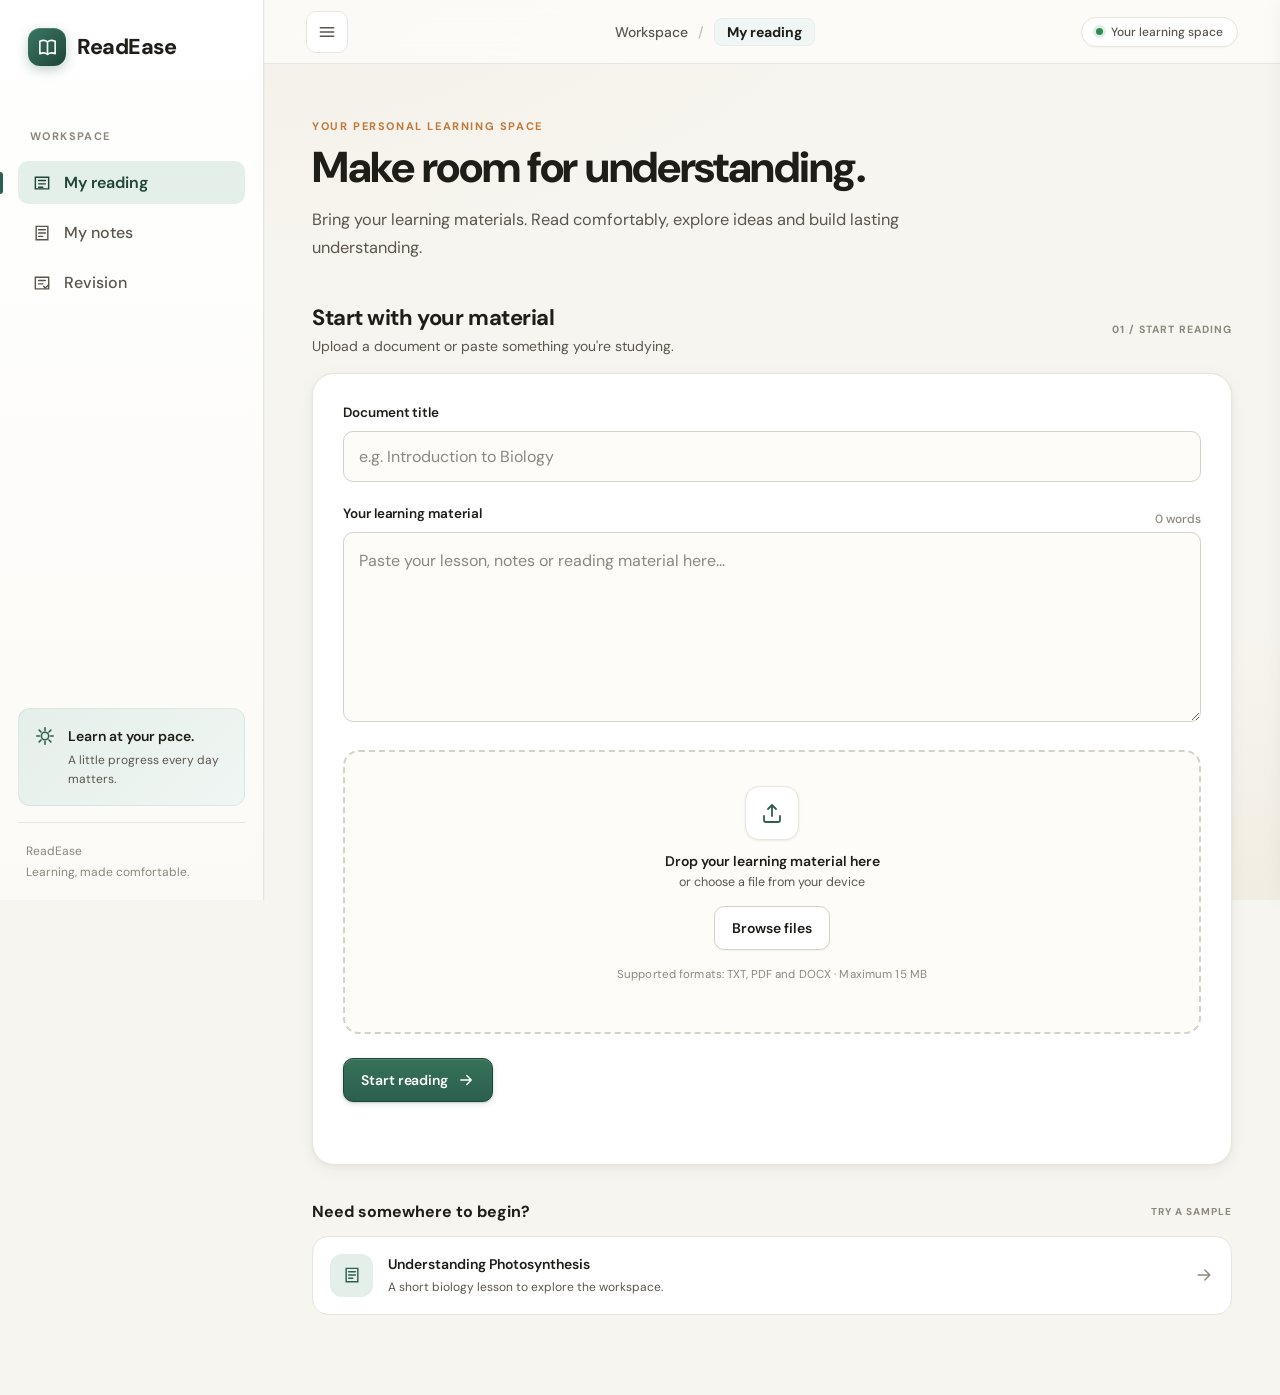
<file: index.html>
<!DOCTYPE html>
<html lang="en">

<head>
  <meta charset="UTF-8" />
  <meta name="viewport" content="width=device-width, initial-scale=1.0" />

  <meta
    name="description"
    content="ReadEase helps students read comfortably, understand learning materials and remember what they learn."
  />

  <meta name="theme-color" content="#f8f9fc" />

  <title>ReadEase — Read. Understand. Remember.</title>

  <link rel="icon" href="./favicon.svg" type="image/svg+xml" />

  <link rel="preconnect" href="https://fonts.googleapis.com" />
  <link rel="preconnect" href="https://fonts.gstatic.com" crossorigin />

  <link
    href="https://fonts.googleapis.com/css2?family=DM+Sans:wght@400;500;600;700;800&family=Source+Serif+4:wght@400;500;600;700&family=Atkinson+Hyperlegible:wght@400;700&family=Open+Sans:wght@400;500;600;700&display=swap"
    rel="stylesheet"
  />

  <link rel="stylesheet" href="./src/styles/tokens.css" />
  <link rel="stylesheet" href="./src/styles/base.css" />
  <link rel="stylesheet" href="./src/styles/layout.css" />
  <link rel="stylesheet" href="./src/styles/components.css" />
  <link rel="stylesheet" href="./src/styles/responsive.css" />
  <link rel="stylesheet" href="./src/styles/accessibility.css" />
  <link rel="stylesheet" href="./src/styles/polish.css" />

  <script type="module" src="./src/main.js"></script>
</head>

<body>

  <div class="app-shell">

    <!-- SIDEBAR -->

    <aside class="sidebar" id="sidebar">

      <a href="#" class="brand" aria-label="ReadEase home">

        <span class="brand-icon" aria-hidden="true">
          <svg viewBox="0 0 24 24" fill="none">
            <path
              d="M4 5.5C7.1 4.2 10.1 4.5 12 6.1C13.9 4.5 16.9 4.2 20 5.5V18.5C16.9 17.2 13.9 17.5 12 19.1C10.1 17.5 7.1 17.2 4 18.5V5.5Z"
              stroke="currentColor"
              stroke-width="1.7"
              stroke-linejoin="round"
            />
            <path d="M12 6.5V18.5" stroke="currentColor" stroke-width="1.7"/>
          </svg>
        </span>

        <span>ReadEase</span>

      </a>


      <div class="sidebar-section">

        <p class="sidebar-label">WORKSPACE</p>

        <nav class="sidebar-nav" aria-label="Main navigation">

          <button
            class="nav-item active"
            id="sidebarReadingButton"
            type="button"
            data-page="reading"
          >
            <svg viewBox="0 0 24 24" fill="none" aria-hidden="true">
              <path d="M4 5H20V19H4V5Z" stroke="currentColor" stroke-width="1.7"/>
              <path d="M8 9H16M8 13H16M8 17H13" stroke="currentColor" stroke-width="1.7" stroke-linecap="round"/>
            </svg>

            <span>My reading</span>
          </button>


          <button
            class="nav-item"
            id="sidebarAnnotationsButton"
            type="button"
            data-page="notes"
          >
            <svg viewBox="0 0 24 24" fill="none" aria-hidden="true">
              <path d="M5 4H19V20H5V4Z" stroke="currentColor" stroke-width="1.7"/>
              <path d="M8 8H16M8 12H16M8 16H13" stroke="currentColor" stroke-width="1.7" stroke-linecap="round"/>
            </svg>

            <span>My notes</span>
          </button>


          <button
            class="nav-item"
            id="revisionNavButton"
            type="button"
            data-page="revision"
          >
            <svg viewBox="0 0 24 24" fill="none" aria-hidden="true">
              <path d="M4 5H20V19H4V5Z" stroke="currentColor" stroke-width="1.7"/>
              <path d="M8 9H16M8 13H13" stroke="currentColor" stroke-width="1.7" stroke-linecap="round"/>
              <path d="M14 16L16 18L20 14" stroke="currentColor" stroke-width="1.7" stroke-linecap="round" stroke-linejoin="round"/>
            </svg>

            <span>Revision</span>

            <span class="nav-count" id="revisionNavCount">0</span>
          </button>

        </nav>

      </div>


      <div class="sidebar-bottom">

        <div class="sidebar-message">

          <span class="message-icon" aria-hidden="true">
            <svg viewBox="0 0 24 24" fill="none">
              <path
                d="M12 3V6M12 18V21M3 12H6M18 12H21M5.6 5.6L7.7 7.7M16.3 16.3L18.4 18.4M18.4 5.6L16.3 7.7M7.7 16.3L5.6 18.4"
                stroke="currentColor"
                stroke-width="1.7"
                stroke-linecap="round"
              />
              <circle cx="12" cy="12" r="4" stroke="currentColor" stroke-width="1.7"/>
            </svg>
          </span>

          <div>
            <strong>Learn at your pace.</strong>
            <p>A little progress every day matters.</p>
          </div>

        </div>


        <div class="sidebar-footer">
          <span>ReadEase</span>
          <span>Learning, made comfortable.</span>
        </div>

      </div>

    </aside>


    <!-- MAIN AREA -->

    <main class="main-area">

      <!-- TOPBAR -->

      <header class="topbar">

        <button
          class="mobile-menu-button icon-button"
          id="mobileMenuButton"
          type="button"
          aria-label="Toggle navigation"
          aria-expanded="false"
          aria-controls="sidebar"
        >
          <svg viewBox="0 0 24 24" fill="none" aria-hidden="true">
            <path d="M4 7H20M4 12H20M4 17H20" stroke="currentColor" stroke-width="1.8" stroke-linecap="round"/>
          </svg>
        </button>


        <div class="breadcrumb">
          <span>Workspace</span>
          <span class="breadcrumb-divider">/</span>
          <strong id="breadcrumbCurrent">My reading</strong>
        </div>


        <div class="topbar-right">
          <span class="offline-indicator">
            <span class="status-dot"></span>
            Your learning space
          </span>
        </div>

      </header>


      <div class="page-content">

        <!-- READING PAGE -->

        <section id="readingPage">

          <div class="page-heading" id="pageHeading">

            <div>
              <p class="eyebrow">YOUR PERSONAL LEARNING SPACE</p>

              <h1>Make room for understanding.</h1>

              <p class="page-description">
                Bring your learning materials. Read comfortably,
                explore ideas and build lasting understanding.
              </p>
            </div>

          </div>


          <!-- IMPORT -->

          <section class="import-section" id="importSection">

            <div class="section-heading">
              <div>
                <h2>Start with your material</h2>
                <p>Upload a document or paste something you're studying.</p>
              </div>

              <span class="step-indicator">01 / START READING</span>
            </div>


            <div class="import-card">

              <div class="input-group">

                <label for="documentTitle">Document title</label>

                <input
                  type="text"
                  id="documentTitle"
                  placeholder="e.g. Introduction to Biology"
                  maxlength="120"
                />

              </div>


              <div class="input-group">

                <div class="textarea-heading">
                  <label for="documentContent">Your learning material</label>
                  <span id="wordCount">0 words</span>
                </div>

                <textarea
                  id="documentContent"
                  placeholder="Paste your lesson, notes or reading material here..."
                  spellcheck="true"
                ></textarea>

              </div>


              <!-- FILE UPLOAD -->

              <div
                class="upload-dropzone"
                id="uploadDropzone"
              >

                <div class="upload-dropzone__icon" aria-hidden="true">
                  <svg viewBox="0 0 24 24" fill="none">
                    <path
                      d="M12 15V4M8 8L12 4L16 8"
                      stroke="currentColor"
                      stroke-width="1.8"
                      stroke-linecap="round"
                      stroke-linejoin="round"
                    />
                    <path
                      d="M4 15V19C4 20.1 4.9 21 6 21H18C19.1 21 20 20.1 20 19V15"
                      stroke="currentColor"
                      stroke-width="1.8"
                      stroke-linecap="round"
                    />
                  </svg>
                </div>

                <div class="upload-dropzone__copy">
                  <strong>Drop your learning material here</strong>
                  <span>or choose a file from your device</span>
                </div>

                <label
                  for="fileInput"
                  class="button button-secondary upload-button"
                >
                  Browse files
                </label>

<input
  type="file"
  id="fileInput"
  accept=".txt,.pdf,.docx,text/plain,application/pdf,application/vnd.openxmlformats-officedocument.wordprocessingml.document"
  hidden
/>

               <p class="upload-supported">
  Supported formats: TXT, PDF and DOCX · Maximum 15 MB
</p>

                <p
                  class="upload-file-status"
                  id="uploadFileStatus"
                  aria-live="polite"
                ></p>

              </div>


              <div class="import-actions">

                <button
                  class="button button-primary"
                  id="startReadingButton"
                  type="button"
                >
                  Start reading

                  <svg viewBox="0 0 24 24" fill="none" aria-hidden="true">
                    <path
                      d="M5 12H19M13 6L19 12L13 18"
                      stroke="currentColor"
                      stroke-width="1.8"
                      stroke-linecap="round"
                      stroke-linejoin="round"
                    />
                  </svg>
                </button>

              </div>


              <p class="form-message" id="formMessage" role="alert"></p>

            </div>


            <!-- SAMPLE -->

            <div class="sample-section">

              <div class="sample-heading">
                <h3>Need somewhere to begin?</h3>
                <span>TRY A SAMPLE</span>
              </div>

              <button
                class="sample-card"
                id="sampleButton"
                type="button"
              >

                <span class="sample-icon" aria-hidden="true">
                  <svg viewBox="0 0 24 24" fill="none">
                    <path d="M5 4H19V20H5V4Z" stroke="currentColor" stroke-width="1.7"/>
                    <path d="M8 8H16M8 12H16M8 16H13" stroke="currentColor" stroke-width="1.7" stroke-linecap="round"/>
                  </svg>
                </span>

                <span class="sample-copy">
                  <strong>Understanding Photosynthesis</strong>
                  <span>A short biology lesson to explore the workspace.</span>
                </span>

                <svg class="sample-arrow" viewBox="0 0 24 24" fill="none" aria-hidden="true">
                  <path d="M5 12H19M13 6L19 12L13 18" stroke="currentColor" stroke-width="1.7" stroke-linecap="round" stroke-linejoin="round"/>
                </svg>

              </button>

            </div>

          </section>


          <!-- READER -->

          <section class="reader-section hidden" id="readerSection">

            <div class="reader-toolbar">

              <button
                class="button button-secondary"
                id="editDocumentButton"
                type="button"
              >
                <svg viewBox="0 0 24 24" fill="none" aria-hidden="true">
                  <path d="M15 18L9 12L15 6" stroke="currentColor" stroke-width="1.8" stroke-linecap="round" stroke-linejoin="round"/>
                </svg>
                Edit material
              </button>


              <div class="reader-tools">

                <button class="icon-button" id="decreaseFontButton" type="button" aria-label="Decrease text size">
                  <span class="font-control-small">A−</span>
                </button>

                <button class="icon-button" id="increaseFontButton" type="button" aria-label="Increase text size">
                  <span class="font-control-large">A+</span>
                </button>

                <button class="button button-secondary" id="annotationsButton" type="button">
                  My annotations
                </button>

                <button class="button button-secondary" id="accessibilityButton" type="button" aria-expanded="false" aria-controls="accessibilityPanel">
                  Reading settings
                </button>

                <button class="button button-secondary focus-button" id="focusModeButton" type="button" aria-pressed="false">
                  <span>Focus mode</span>
                </button>

                <button class="button button-primary" id="generateFlashcardsButton" type="button">
                  Generate flashcards
                </button>

              </div>

            </div>


            <p
              class="flashcard-generation-status"
              id="flashcardGenerationStatus"
              aria-live="polite"
            ></p>


            <!-- ACCESSIBILITY -->

            <section class="accessibility-panel hidden" id="accessibilityPanel" aria-label="Reading preferences">

              <div class="accessibility-panel-header">

                <div>
                  <h2>Make reading comfortable</h2>
                  <p>Adjust the experience to suit your preferences.</p>
                </div>

                <button class="icon-button" id="closeAccessibilityButton" type="button" aria-label="Close reading settings">
                  ✕
                </button>

              </div>


              <div class="settings-grid">

                <div class="setting-control">
                  <label for="fontFamilySelect">Reading font</label>

                  <select id="fontFamilySelect">
                    <option value="serif">Source Serif</option>
                    <option value="atkinson">Atkinson Hyperlegible</option>
                    <option value="sans">Open Sans</option>
                    <option value="system">System default</option>
                  </select>
                </div>


                <div class="setting-control">
                  <label for="lineSpacingRange">
                    Line spacing
                    <output id="lineSpacingValue">1.9</output>
                  </label>

                  <input type="range" id="lineSpacingRange" min="1.4" max="2.4" step="0.1" value="1.9"/>
                </div>


                <div class="setting-control">
                  <label for="letterSpacingRange">
                    Letter spacing
                    <output id="letterSpacingValue">0px</output>
                  </label>

                  <input type="range" id="letterSpacingRange" min="0" max="2" step="0.1" value="0"/>
                </div>


                <div class="setting-control">
                  <label for="readingThemeSelect">Reading background</label>

                  <select id="readingThemeSelect">
                    <option value="light">Light</option>
                    <option value="warm">Warm</option>
                    <option value="dark">Dark</option>
                  </select>
                </div>

              </div>


              <div class="settings-footer">

                <label class="toggle-setting" for="readingRulerToggle">
                  <span>
                    <strong>Reading ruler</strong>
                    <small>Highlight the line you're following.</small>
                  </span>

                  <input type="checkbox" id="readingRulerToggle"/>
                  <span class="toggle-track" aria-hidden="true"></span>
                </label>

                <button class="text-button" id="resetReadingSettings" type="button">
                  Reset preferences
                </button>

              </div>

            </section>


            <!-- SPEECH -->

<!-- SPEECH -->

<section class="speech-player" aria-label="Read aloud">

  <div class="speech-info">
    <div>
      <strong>Listen to your reading</strong>
      <span id="speechStatus" aria-live="polite">
        Ready when you are
      </span>
    </div>
  </div>

  <div class="speech-controls">
    <button
      class="button button-primary speech-toggle-button"
      id="speechPlayButton"
      type="button"
      aria-label="Play aloud"
      title="Play aloud"
      aria-pressed="false"
    >
      <svg
        class="speech-play-icon"
        viewBox="0 0 24 24"
        fill="none"
        aria-hidden="true"
      >
        <path
          d="M7 4.5L19 12L7 19.5V4.5Z"
          fill="currentColor"
        />
      </svg>

      <svg
        class="speech-pause-icon"
        viewBox="0 0 24 24"
        fill="none"
        aria-hidden="true"
      >
        <path
          d="M8 5V19M16 5V19"
          stroke="currentColor"
          stroke-width="2.5"
          stroke-linecap="round"
        />
      </svg>
    </button>
  </div>

</section>
            <!-- READING CARD -->

            <article class="reading-card" id="readingCard">

              <div class="reading-meta">
                <span class="reading-category">YOUR READING</span>
                <span id="readingWordCount">0 words</span>
              </div>

              <h1 class="reading-title" id="readingTitle"></h1>

              <div class="reading-divider"></div>

              <div class="reading-content" id="readingContent" aria-label="Reading material"></div>

            </article>


            <div class="reader-bottom-note">
              Take your time. Understanding matters more than speed.
            </div>

          </section>

        </section>


        <!-- REVISION PAGE -->

        <section id="revisionPage" class="workspace-page hidden">

          <div class="page-heading">
            <div>
              <p class="eyebrow">YOUR LEARNING PROGRESS</p>
              <h1>Remember what matters.</h1>
              <p class="page-description">
                Revisit important concepts and strengthen your understanding over time.
              </p>
            </div>
          </div>


          <div
            id="revisionDashboardContainer"
            class="revision-dashboard-container"
          ></div>

        </section>


        <!-- NOTES PAGE -->

        <section id="notesPage" class="workspace-page hidden">

          <div class="page-heading">
            <div>
              <p class="eyebrow">YOUR PERSONAL NOTES</p>
              <h1>Ideas worth keeping.</h1>
              <p class="page-description">
                Your saved reading annotations and highlights live here.
              </p>
            </div>
          </div>

          <div id="notesPageContent"></div>

        </section>

      </div>

    </main>

  </div>


  <div class="mobile-overlay" id="mobileOverlay"></div>

  <div class="reading-ruler" id="readingRuler" aria-hidden="true"></div>

</body>
</html>
</file>
<file: src/styles/tokens.css>
:root {
  /* ============ BRAND — forest green + terracotta ============ */
  --color-primary: #2C5F4F;
  --color-primary-dark: #1E4538;
  --color-primary-darker: #163329;
  --color-primary-soft: #E5EFEA;
  --color-primary-soft-2: #F0F6F3;
  --color-primary-ring: rgba(44, 95, 79, 0.25);
  
  /* Warm accent — used for highlights, small flourishes */
  --color-accent: #C17A3C;
  --color-accent-soft: #FBF1E5;
  --color-accent-dark: #A1612D;
  
  /* ============ BACKGROUNDS — warm paper ============ */
  --color-background: #F7F5EF;
  --color-surface: #FFFFFF;
  --color-surface-soft: #F4F2EC;
  --color-surface-warm: #FDFCF9;
  
  /* ============ TEXT — warm charcoal ============ */
  --color-text: #1F1D18;
  --color-text-secondary: #5A564E;
  --color-text-muted: #8C887E;
  
  /* ============ BORDERS ============ */
  --color-border: #E8E5DC;
  --color-border-strong: #D6D2C5;
  
  /* ============ STATUS ============ */
  --color-success: #2E8B57;
  --color-success-soft: #E6F4EC;
  --color-danger: #C5483D;
  --color-danger-soft: #FBEDEC;
  
  /* ============ TYPOGRAPHY ============ */
  --font-ui: "DM Sans", system-ui, -apple-system, sans-serif;
  --font-reading: "Source Serif 4", Georgia, serif;
  
  --font-size-xs: 0.75rem;
  --font-size-sm: 0.875rem;
  --font-size-base: 1rem;
  --font-size-lg: 1.125rem;
  --font-size-xl: 1.375rem;
  --font-size-2xl: 1.75rem;
  --font-size-3xl: clamp(2rem, 4.2vw, 2.7rem);
  
  /* ============ SPACING ============ */
  --space-1: 0.25rem;
  --space-2: 0.5rem;
  --space-3: 0.75rem;
  --space-4: 1rem;
  --space-5: 1.25rem;
  --space-6: 1.5rem;
  --space-8: 2rem;
  --space-10: 2.5rem;
  --space-12: 3rem;
  
  /* ============ RADIUS ============ */
  --radius-sm: 8px;
  --radius-md: 12px;
  --radius-lg: 16px;
  --radius-xl: 22px;
  --radius-full: 999px;
  
  /* ============ SHADOWS — warm-tinted depth ============ */
  --shadow-xs: 0 1px 2px rgba(40, 35, 25, 0.04);
  --shadow-sm:
    0 1px 3px rgba(40, 35, 25, 0.05),
    0 1px 2px rgba(40, 35, 25, 0.03);
  --shadow-md:
    0 4px 16px rgba(40, 35, 25, 0.06),
    0 2px 4px rgba(40, 35, 25, 0.03);
  --shadow-lg:
    0 14px 36px rgba(40, 35, 25, 0.08),
    0 4px 10px rgba(40, 35, 25, 0.04);
  --shadow-focus: 0 0 0 3px var(--color-primary-ring);
  
  /* ============ LAYOUT ============ */
  --sidebar-width: 264px;
  --topbar-height: 64px;
  
  /* ============ MOTION ============ */
  --transition-fast: 150ms cubic-bezier(0.4, 0, 0.2, 1);
  --transition-normal: 240ms cubic-bezier(0.4, 0, 0.2, 1);
}
</file>
<file: src/styles/base.css>
* {
  box-sizing: border-box;
}

html {
  min-width: 320px;
  scroll-behavior: smooth;
}

body {
  margin: 0;
  min-height: 100vh;

  background: var(--color-background);

  color: var(--color-text);

  font-family: var(--font-ui);

  font-size: var(--font-size-base);

  -webkit-font-smoothing: antialiased;
}

button,
input,
textarea {
  font: inherit;
}

button {
  cursor: pointer;
}

button:disabled {
  cursor: not-allowed;
}

button:focus-visible,
input:focus-visible,
textarea:focus-visible,
a:focus-visible {
  outline: 3px solid rgba(98, 87, 217, 0.35);
  outline-offset: 3px;
}

a {
  color: inherit;
  text-decoration: none;
}

svg {
  display: block;
  width: 20px;
  height: 20px;
}

.hidden {
  display: none !important;
}

::selection {
  color: var(--color-primary-dark);
  background: #e5e2ff;
}

@media (prefers-reduced-motion: reduce) {
  *,
  *::before,
  *::after {
    scroll-behavior: auto !important;
    animation-duration: 0.01ms !important;
    animation-iteration-count: 1 !important;
    transition-duration: 0.01ms !important;
  }
}
</file>
<file: src/styles/layout.css>
.app-shell {
  min-height: 100vh;
}

.sidebar {
  position: fixed;
  inset: 0 auto 0 0;

  z-index: 30;

  display: flex;
  flex-direction: column;

  width: var(--sidebar-width);
  padding: 28px 18px 20px;

  background: var(--color-surface);

  border-right: 1px solid var(--color-border);
}

.brand {
  display: flex;
  align-items: center;
  gap: 11px;

  padding: 0 10px;

  font-size: 1.35rem;
  font-weight: 700;
  letter-spacing: -0.7px;
}

.brand-icon {
  display: grid;
  place-items: center;

  width: 38px;
  height: 38px;

  color: white;
  background: var(--color-primary);

  border-radius: 12px;
}

.brand-icon svg {
  width: 23px;
  height: 23px;
}

.sidebar-section {
  margin-top: 52px;
}

.sidebar-label {
  padding: 0 12px;

  color: var(--color-text-muted);

  font-size: var(--font-size-xs);
  font-weight: 700;
  letter-spacing: 1.2px;
}

.sidebar-nav {
  display: grid;
  gap: 7px;

  margin-top: 18px;
}

.main-area {
  min-height: 100vh;
  margin-left: var(--sidebar-width);
}

.topbar {
  position: sticky;
  top: 0;

  z-index: 20;

  display: flex;
  align-items: center;
  justify-content: space-between;

  height: var(--topbar-height);
  padding: 0 42px;

  background: rgba(255, 255, 255, 0.94);

  border-bottom: 1px solid var(--color-border);

  backdrop-filter: blur(12px);
}

.breadcrumb {
  display: flex;
  align-items: center;
  gap: 12px;

  color: var(--color-text-secondary);

  font-size: var(--font-size-sm);
}

.breadcrumb-divider {
  color: var(--color-border-strong);
}

.breadcrumb strong {
  color: var(--color-text);
  font-weight: 600;
}

.topbar-right {
  display: flex;
  align-items: center;
}

.page-content {
  width: min(100%, 1120px);

  margin: 0 auto;
  padding: 55px 48px 80px;
}

.page-heading {
  margin-bottom: 42px;
}

.page-heading h1 {
  margin: 9px 0 12px;

  font-size: var(--font-size-3xl);
  line-height: 1.2;
  letter-spacing: -1.2px;
}

.page-description {
  max-width: 600px;

  margin: 0;

  color: var(--color-text-secondary);

  line-height: 1.7;
}

.import-section,
.reader-section {
  width: 100%;
}

.section-heading {
  display: flex;
  align-items: center;
  justify-content: space-between;

  margin-bottom: 18px;
}

.section-heading h2 {
  margin: 0 0 5px;

  font-size: var(--font-size-xl);
  letter-spacing: -0.5px;
}

.section-heading p {
  margin: 0;

  color: var(--color-text-secondary);

  font-size: var(--font-size-sm);
}

.import-card {
  padding: 28px;

  background: var(--color-surface);

  border: 1px solid var(--color-border);
  border-radius: var(--radius-xl);

  box-shadow: var(--shadow-sm);
}

.sample-section {
  margin-top: 36px;
}

.sample-heading {
  display: flex;
  align-items: center;
  justify-content: space-between;

  margin-bottom: 14px;
}

.sample-heading h3 {
  margin: 0;

  font-size: var(--font-size-base);
}

.reader-toolbar {
  display: flex;
  align-items: center;
  justify-content: space-between;

  margin-bottom: 24px;
}

.reader-tools {
  display: flex;
  align-items: center;
  gap: 8px;
}

.reading-card {
  padding: 54px 65px;

  background: var(--color-surface);

  border: 1px solid var(--color-border);
  border-radius: var(--radius-xl);

  box-shadow: var(--shadow-sm);
}

.reading-title {
  margin: 24px 0;

  font-size: clamp(1.7rem, 4vw, 2.3rem);
  line-height: 1.3;
  letter-spacing: -0.8px;
}

.reading-divider {
  height: 1px;
  background: var(--color-border);
}

.reading-content {
  max-width: 720px;

  margin: 34px auto 0;

  font-family: var(--font-reading);
  font-size: var(--reading-font-size, 19px);
  line-height: var(--reading-line-height, 1.9);

  color: #414458;
}

.reading-content p {
  margin: 0 0 25px;
}

.reader-bottom-note {
  display: flex;
  align-items: center;
  justify-content: center;
  gap: 10px;

  margin-top: 22px;

  color: var(--color-text-secondary);

  font-size: var(--font-size-sm);
}

.sidebar-bottom {
  margin-top: auto;
}

.sidebar-message {
  display: flex;
  align-items: flex-start;
  gap: 12px;

  padding: 16px 13px;

  background: var(--color-surface-soft);

  border-radius: var(--radius-md);
}

.sidebar-message strong {
  font-size: var(--font-size-sm);
}

.sidebar-message p {
  margin: 5px 0 0;

  color: var(--color-text-secondary);

  font-size: var(--font-size-xs);
  line-height: 1.6;
}

.sidebar-footer {
  display: flex;
  flex-direction: column;
  gap: 5px;

  padding: 24px 8px 0;

  color: var(--color-text-muted);

  font-size: var(--font-size-xs);
}

.mobile-overlay,
.mobile-menu-button {
  display: none;
}
</file>
<file: src/styles/components.css>
.eyebrow {
  margin: 0;
  color: var(--color-primary);
  font-size: var(--font-size-xs);
  font-weight: 700;
  letter-spacing: 1.4px;
}

.step-indicator {
  color: var(--color-text-muted);
  font-size: var(--font-size-xs);
  font-weight: 700;
  letter-spacing: 0.8px;
}

.nav-item {
  display: flex;
  align-items: center;
  gap: 12px;
  width: 100%;
  padding: 12px;
  color: var(--color-text-secondary);
  background: transparent;
  border: 0;
  border-radius: var(--radius-md);
  text-align: left;
  transition:
    background var(--transition-fast),
    color var(--transition-fast);
}

.nav-item svg {
  flex-shrink: 0;
}

.nav-item:hover:not(:disabled) {
  color: var(--color-primary);
  background: var(--color-primary-soft);
}

.nav-item.active {
  color: var(--color-primary-dark);
  background: var(--color-primary-soft);
  font-weight: 600;
}

.nav-item:disabled {
  opacity: 0.65;
}

.coming-soon {
  margin-left: auto;
  color: var(--color-text-muted);
  font-size: 10px;
}

.message-icon {
  color: var(--color-primary);
}

.message-icon svg {
  width: 22px;
  height: 22px;
}

.offline-indicator {
  display: flex;
  align-items: center;
  gap: 8px;
  color: var(--color-text-secondary);
  font-size: var(--font-size-xs);
}

.status-dot {
  width: 8px;
  height: 8px;
  background: var(--color-success);
  border-radius: 50%;
}

.input-group {
  margin-bottom: 23px;
}

.input-group label {
  display: block;
  margin-bottom: 10px;
  font-size: var(--font-size-sm);
  font-weight: 600;
}

.input-group input,
.input-group textarea {
  width: 100%;
  padding: 14px 15px;
  color: var(--color-text);
  background: var(--color-surface);
  border: 1px solid var(--color-border-strong);
  border-radius: var(--radius-md);
  transition: border-color var(--transition-fast);
}

.input-group input::placeholder,
.input-group textarea::placeholder {
  color: var(--color-text-muted);
}

.input-group input:focus,
.input-group textarea:focus {
  outline: none;
  border-color: var(--color-primary);
}

.input-group textarea {
  min-height: 190px;
  resize: vertical;
  line-height: 1.7;
}

.textarea-heading {
  display: flex;
  align-items: center;
  justify-content: space-between;
}

.textarea-heading label {
  margin-bottom: 10px;
}

#wordCount {
  color: var(--color-text-muted);
  font-size: var(--font-size-xs);
}

.import-actions {
  display: flex;
  align-items: center;
  justify-content: space-between;
  gap: 14px;
}

.button {
  display: inline-flex;
  align-items: center;
  justify-content: center;
  gap: 9px;
  min-height: 44px;
  padding: 10px 17px;
  border: 1px solid transparent;
  border-radius: var(--radius-md);
  font-size: var(--font-size-sm);
  font-weight: 600;
  transition:
    background var(--transition-fast),
    border-color var(--transition-fast),
    transform var(--transition-fast);
}

.button svg {
  width: 18px;
  height: 18px;
}

.button:active {
  transform: translateY(1px);
}

.button-primary {
  color: white;
  background: var(--color-primary);
}

.button-primary:hover {
  background: var(--color-primary-dark);
}

.button-secondary {
  color: var(--color-text);
  background: white;
  border-color: var(--color-border-strong);
}

.button-secondary:hover {
  background: var(--color-surface-soft);
}

.upload-button {
  cursor: pointer;
}

.form-message {
  min-height: 20px;
  margin: 12px 0 0;
  color: var(--color-danger);
  font-size: var(--font-size-sm);
}

.sample-heading span {
  color: var(--color-text-muted);
  font-size: 10px;
  font-weight: 700;
  letter-spacing: 1px;
}

.sample-card {
  display: flex;
  align-items: center;
  gap: 15px;
  width: 100%;
  padding: 17px;
  text-align: left;
  background: var(--color-surface);
  border: 1px solid var(--color-border);
  border-radius: var(--radius-lg);
  transition:
    border-color var(--transition-fast),
    box-shadow var(--transition-fast);
}

.sample-card:hover {
  border-color: var(--color-primary);
  box-shadow: var(--shadow-sm);
}

.sample-icon {
  display: grid;
  place-items: center;
  flex-shrink: 0;
  width: 43px;
  height: 43px;
  color: var(--color-primary);
  background: var(--color-primary-soft);
  border-radius: var(--radius-md);
}

.sample-copy {
  display: flex;
  flex-direction: column;
  gap: 5px;
  min-width: 0;
}

.sample-copy strong {
  font-size: var(--font-size-sm);
}

.sample-copy span {
  color: var(--color-text-secondary);
  font-size: var(--font-size-xs);
  line-height: 1.5;
}

.sample-arrow {
  flex-shrink: 0;
  margin-left: auto;
  color: var(--color-text-muted);
}

.icon-button {
  display: grid;
  place-items: center;
  width: 42px;
  height: 42px;
  color: var(--color-text-secondary);
  background: var(--color-surface);
  border: 1px solid var(--color-border);
  border-radius: var(--radius-md);
  transition:
    background var(--transition-fast),
    color var(--transition-fast);
}

.icon-button:hover {
  color: var(--color-primary);
  background: var(--color-primary-soft);
}

.font-control-small {
  font-size: 13px;
}

.font-control-large {
  font-size: 15px;
  font-weight: 700;
}

.reading-meta {
  display: flex;
  align-items: center;
  justify-content: space-between;
  color: var(--color-text-muted);
  font-size: var(--font-size-xs);
}

.reading-category {
  color: var(--color-primary);
  font-weight: 700;
  letter-spacing: 1px;
}

.reader-bottom-note svg {
  color: var(--color-primary);
}

.focus-mode .sidebar,
.focus-mode .topbar,
.focus-mode .page-heading,
.focus-mode .reader-toolbar,
.focus-mode .reader-bottom-note {
  display: none;
}

.focus-mode .main-area {
  margin-left: 0;
}

.focus-mode .page-content {
  width: min(100%, 950px);
  padding-top: 50px;
}

.focus-mode .reading-card {
  padding-top: 65px;
  padding-bottom: 65px;
}

/* =========================================
   READ EASE — REVISION DASHBOARD
========================================= */

.revision-dashboard {
  width: 100%;
  min-width: 0;
}

.revision-dashboard__inner {
  width: min(100%, 1050px);
  margin-inline: auto;
  padding: 32px;
}

.revision-header {
  display: flex;
  justify-content: space-between;
  align-items: flex-start;
  gap: 20px;
  margin-bottom: 30px;
}

.revision-eyebrow {
  margin: 0 0 8px;
  font-size: 0.75rem;
  font-weight: 700;
  letter-spacing: 0.12em;
  color: var(--color-primary, #39745f);
}

.revision-heading {
  margin: 0;
  font-size: clamp(1.8rem, 4vw, 2.5rem);
  line-height: 1.2;
}

.revision-subtitle,
.revision-section-description {
  color: var(--color-text-muted, #69736e);
  line-height: 1.6;
}

.revision-refresh-button,
.revision-exit-button {
  padding: 10px 16px;
  border: 1px solid var(--color-border, #dce4df);
  border-radius: 10px;
  background: var(--color-surface, #fff);
  color: var(--color-text, #25352d);
  cursor: pointer;
}

.revision-stats {
  display: grid;
  grid-template-columns: repeat(4, minmax(0, 1fr));
  gap: 16px;
  margin-bottom: 32px;
}

.revision-stat-card {
  min-width: 0;
  padding: 20px;
  border: 1px solid var(--color-border, #e1e8e3);
  border-radius: 14px;
  background: var(--color-surface, #fff);
}

.revision-stat-card__label,
.revision-stat-card__description {
  margin: 0;
  color: var(--color-text-muted, #69736e);
  font-size: 0.85rem;
}

.revision-stat-card__value {
  margin: 12px 0 6px;
  font-size: 1.8rem;
  font-weight: 750;
}

.revision-main {
  margin-bottom: 36px;
}

.revision-intro,
.revision-empty-state,
.revision-complete {
  padding: 32px;
  border: 1px solid var(--color-border, #e1e8e3);
  border-radius: 18px;
  background: var(--color-surface, #fff);
}

.revision-section-heading {
  margin: 0 0 8px;
  font-size: 1.3rem;
}

.revision-start-button,
.revision-reveal-button {
  min-height: 46px;
  padding: 12px 22px;
  border: 0;
  border-radius: 10px;
  background: var(--color-primary, #39745f);
  color: white;
  font: inherit;
  font-weight: 650;
  cursor: pointer;
}

.revision-start-button:disabled {
  opacity: 0.5;
  cursor: not-allowed;
}

.revision-empty-state,
.revision-complete {
  text-align: center;
}

.revision-empty-state__icon,
.revision-complete__icon {
  display: grid;
  width: 54px;
  height: 54px;
  margin: 0 auto 18px;
  place-items: center;
  border-radius: 50%;
  background: var(--color-primary-light, #e8f2ec);
  color: var(--color-primary, #39745f);
  font-size: 1.7rem;
}

.revision-empty-state__title,
.revision-complete__title {
  margin: 0 0 10px;
}

.revision-empty-state__description,
.revision-complete__description {
  max-width: 520px;
  margin: 0 auto 22px;
  color: var(--color-text-muted, #69736e);
  line-height: 1.7;
}

.revision-card-list {
  display: grid;
  gap: 12px;
  margin-top: 18px;
}

.revision-library-card {
  display: flex;
  justify-content: space-between;
  align-items: center;
  gap: 16px;
  padding: 18px;
  border: 1px solid var(--color-border, #e1e8e3);
  border-radius: 12px;
  background: var(--color-surface, #fff);
}

.revision-library-card__content {
  min-width: 0;
}

.revision-library-card__question {
  margin: 0 0 10px;
  font-weight: 600;
  line-height: 1.5;
  overflow-wrap: anywhere;
}

.revision-library-card__type,
.revision-library-card__date {
  display: inline-block;
  margin-right: 12px;
  color: var(--color-text-muted, #69736e);
  font-size: 0.8rem;
}

.revision-delete-button {
  padding: 8px 12px;
  border: 1px solid var(--color-border, #e1e8df);
  border-radius: 8px;
  background: transparent;
  color: #a33e3e;
  cursor: pointer;
}

.revision-progress {
  margin-bottom: 22px;
}

.revision-progress__text {
  margin: 0 0 10px;
  color: var(--color-text-muted, #69736e);
  font-size: 0.9rem;
}

.revision-progress__track {
  height: 8px;
  overflow: hidden;
  border-radius: 99px;
  background: var(--color-border, #e1e8e3);
}

.revision-progress__bar {
  height: 100%;
  border-radius: inherit;
  background: var(--color-primary, #39745f);
  transition: width 200ms ease;
}

.revision-review-card {
  padding: clamp(24px, 5vw, 44px);
  border: 1px solid var(--color-border, #e1e8e3);
  border-radius: 18px;
  background: var(--color-surface, #fff);
}

.revision-review-card__type {
  color: var(--color-primary, #39745f);
  font-size: 0.75rem;
  font-weight: 700;
  letter-spacing: 0.1em;
  text-transform: uppercase;
}

.revision-review-card__question {
  margin: 20px 0 30px;
  font-size: clamp(1.3rem, 3vw, 1.8rem);
  line-height: 1.6;
  white-space: pre-wrap;
  overflow-wrap: anywhere;
}

.revision-answer-panel {
  padding: 22px;
  border-radius: 12px;
  background: var(--color-background, #f5f8f5);
}

.revision-answer-panel__heading {
  margin: 0 0 10px;
  font-size: 1rem;
}

.revision-answer-panel__text,
.revision-answer-panel__explanation,
.revision-source__text {
  line-height: 1.8;
  white-space: pre-wrap;
  overflow-wrap: anywhere;
}

.revision-source {
  margin-top: 16px;
}

.revision-source summary {
  cursor: pointer;
  font-weight: 600;
}

.revision-rating {
  margin-top: 26px;
}

.revision-rating__heading {
  margin-bottom: 14px;
  font-size: 1rem;
}

.revision-rating__buttons {
  display: grid;
  grid-template-columns: repeat(4, minmax(0, 1fr));
  gap: 12px;
}

.revision-rating__button {
  display: flex;
  flex-direction: column;
  align-items: center;
  gap: 5px;
  min-height: 62px;
  padding: 12px 8px;
  border: 1px solid var(--color-border, #e1e8e3);
  border-radius: 10px;
  background: var(--color-surface, #fff);
  color: var(--color-text, #25352d);
  font: inherit;
  font-weight: 700;
  cursor: pointer;
}

.revision-rating__description {
  font-size: 0.72rem;
  font-weight: 400;
  color: var(--color-text-muted, #69736e);
}

.revision-rating__button:hover,
.revision-refresh-button:hover,
.revision-delete-button:hover {
  border-color: var(--color-primary, #39745f);
}

.revision-exit-button {
  margin-top: 22px;
}

.revision-live-region {
  position: absolute;
  width: 1px;
  height: 1px;
  padding: 0;
  margin: -1px;
  overflow: hidden;
  clip: rect(0, 0, 0, 0);
  white-space: nowrap;
  border: 0;
}

.revision-dashboard button:focus-visible {
  outline: 3px solid var(--color-primary, #39745f);
  outline-offset: 3px;
}

/* =========================================
   FLASHCARD COLLECTION GROUPS
========================================= */

.revision-group-grid {
  display: grid;
  grid-template-columns: repeat(
    auto-fit,
    minmax(min(100%, 250px), 1fr)
  );
  gap: 16px;
  margin-top: 20px;
}

.revision-group-card {
  display: flex;
  flex-direction: column;
  min-width: 0;
  padding: 20px;
  border: 1px solid var(--color-border, #e1e8e3);
  border-radius: 16px;
  background: var(--color-surface, #fff);
  transition:
    border-color var(--transition-fast),
    box-shadow var(--transition-fast),
    transform var(--transition-fast);
}

.revision-group-card:hover {
  border-color: var(--color-primary, #6257d9);
  box-shadow: var(--shadow-sm);
  transform: translateY(-2px);
}

.revision-group-card__title {
  margin: 0;
  color: var(--color-text, #202238);
  font-size: 1.05rem;
  font-weight: 700;
  line-height: 1.4;
  overflow-wrap: anywhere;
}

.revision-group-card__type {
  display: inline-flex;
  align-self: flex-start;
  margin-top: 10px;
  padding: 5px 9px;
  border-radius: 999px;
  background: var(--color-primary-soft, #eeecff);
  color: var(--color-primary-dark, #5045c5);
  font-size: 0.72rem;
  font-weight: 700;
}

.revision-group-card__stats {
  display: grid;
  grid-template-columns: repeat(3, minmax(0, 1fr));
  gap: 8px;
  margin: 20px 0;
}

.revision-group-card__count,
.revision-group-card__due,
.revision-group-card__mastered {
  display: flex;
  flex-direction: column;
  gap: 5px;
  min-width: 0;
  color: var(--color-text-muted, #69736e);
  font-size: 0.75rem;
  line-height: 1.4;
}

.revision-group-card__count strong,
.revision-group-card__due strong,
.revision-group-card__mastered strong {
  color: var(--color-text, #202238);
  font-size: 1.15rem;
  font-weight: 750;
}

.revision-group-card__due strong {
  color: var(--color-primary, #6257d9);
}

.revision-group-card__mastered strong {
  color: var(--color-success, #27845c);
}

.revision-group-card__actions {
  display: flex;
  flex-wrap: wrap;
  gap: 9px;
  margin-top: auto;
}

.revision-group-open-button,
.revision-group-review-button,
.revision-back-button {
  display: inline-flex;
  align-items: center;
  justify-content: center;
  gap: 7px;
  min-height: 40px;
  padding: 9px 13px;
  border: 1px solid var(--color-border-strong, #dce0eb);
  border-radius: var(--radius-md, 10px);
  font: inherit;
  font-size: 0.85rem;
  font-weight: 650;
  cursor: pointer;
  transition:
    background var(--transition-fast),
    border-color var(--transition-fast),
    color var(--transition-fast);
}

.revision-group-open-button {
  flex: 1;
  color: var(--color-text, #202238);
  background: var(--color-surface, #fff);
}

.revision-group-open-button:hover,
.revision-back-button:hover {
  border-color: var(--color-primary, #6257d9);
  color: var(--color-primary-dark, #5045c5);
  background: var(--color-primary-soft, #eeecff);
}

.revision-group-review-button {
  flex: 1;
  color: #fff;
  background: var(--color-primary, #6257d9);
  border-color: var(--color-primary, #6257d9);
}

.revision-group-review-button:hover {
  background: var(--color-primary-dark, #5045c5);
  border-color: var(--color-primary-dark, #5045c5);
}

.revision-back-button {
  margin-bottom: 18px;
  color: var(--color-text, #202238);
  background: var(--color-surface, #fff);
}

/* =========================================
   RESPONSIVE REVISION DASHBOARD
========================================= */

@media (max-width: 760px) {
  .revision-dashboard__inner {
    padding: 20px;
  }

  .revision-stats {
    grid-template-columns: repeat(2, minmax(0, 1fr));
  }

  .revision-rating__buttons {
    grid-template-columns: repeat(2, minmax(0, 1fr));
  }
}

@media (max-width: 480px) {
  .revision-dashboard__inner {
    padding: 14px;
  }

  .revision-header {
    flex-direction: column;
  }

  .revision-stat-card {
    padding: 14px;
  }

  .revision-library-card {
    align-items: flex-start;
  }

  .revision-intro,
  .revision-empty-state,
  .revision-complete {
    padding: 22px;
  }

  .revision-group-grid {
    grid-template-columns: minmax(0, 1fr);
    gap: 12px;
  }

  .revision-group-card {
    padding: 16px;
  }

  .revision-group-card__stats {
    margin: 15px 0;
  }

  .revision-group-card__actions {
    flex-direction: column;
  }

  .revision-group-open-button,
  .revision-group-review-button {
    width: 100%;
  }
}

/* =========================================
   REDUCED MOTION
========================================= */

@media (prefers-reduced-motion: reduce) {
  .revision-progress__bar,
  .revision-group-card,
  .revision-group-open-button,
  .revision-group-review-button,
  .revision-back-button {
    transition: none;
  }

  .revision-group-card:hover {
    transform: none;
  }
}
</file>
<file: src/styles/responsive.css>
@media (max-width: 1100px) {
  
  .page-content {
    padding-right: 32px;
    padding-left: 32px;
  }
  
  .reading-card {
    padding: 45px;
  }
  
}


@media (max-width: 800px) {
  
  :root {
    --sidebar-width: 0px;
  }
  
  .sidebar {
    width: 260px;
    
    transform: translateX(-100%);
    
    transition: transform var(--transition-normal);
  }
  
  .sidebar.open {
    transform: translateX(0);
  }
  
  .main-area {
    margin-left: 0;
  }
  
  .topbar {
    padding: 0 24px;
  }
  
  .mobile-menu-button {
    display: grid;
  }
  
  .breadcrumb {
    margin-right: auto;
    margin-left: 15px;
  }
  
  .mobile-overlay {
    position: fixed;
    inset: 0;
    
    z-index: 25;
    
    background: rgba(20, 22, 40, 0.35);
  }
  
  .mobile-overlay.visible {
    display: block;
  }
  
  .page-content {
    padding: 42px 28px 65px;
  }
  
}


@media (max-width: 600px) {
  
  .topbar {
    height: 60px;
    padding: 0 16px;
  }
  
  .offline-indicator {
    font-size: 0;
  }
  
  .page-content {
    padding: 35px 17px 50px;
  }
  
  .page-heading {
    margin-bottom: 30px;
  }
  
  .page-heading h1 {
    letter-spacing: -0.8px;
  }
  
  .page-description {
    font-size: var(--font-size-sm);
  }
  
  .section-heading {
    align-items: flex-start;
    gap: 10px;
  }
  
  .section-heading h2 {
    font-size: 1.15rem;
  }
  
  .step-indicator {
    font-size: 9px;
    white-space: nowrap;
  }
  
  .import-card {
    padding: 19px 15px;
    border-radius: var(--radius-lg);
  }
  
  .input-group textarea {
    min-height: 170px;
  }
  
  .import-actions {
    align-items: stretch;
    flex-direction: column;
  }
  
  .import-actions .button {
    width: 100%;
  }
  
  .sample-card {
    padding: 14px 12px;
  }
  
  .sample-copy strong {
    font-size: 13px;
  }
  
  .sample-copy span {
    font-size: 11px;
  }
  
  .reader-toolbar {
    align-items: flex-start;
    flex-direction: column;
    gap: 15px;
  }
  
  .reader-tools {
    width: 100%;
    justify-content: flex-end;
  }
  
  .reading-card {
    padding: 27px 20px;
    border-radius: var(--radius-lg);
  }
  
  .reading-content {
    margin-top: 25px;
    line-height: 1.8;
  }
  
  .reader-bottom-note {
    align-items: flex-start;
    justify-content: flex-start;
    
    font-size: 12px;
    line-height: 1.6;
  }
  
}


@media (max-width: 360px) {
  
  .page-content {
    padding-right: 13px;
    padding-left: 13px;
  }
  
  .import-card {
    padding: 16px 12px;
  }
  
  .reading-card {
    padding: 22px 15px;
  }
  
}
@media (max-width: 700px) {
  
  .accessibility-panel {
    padding: 19px 15px;
  }
  
  .settings-grid {
    grid-template-columns: 1fr;
    gap: 19px;
  }
  
  .settings-footer {
    align-items: flex-start;
    flex-direction: column;
  }
  
  .speech-player {
    align-items: flex-start;
    flex-direction: column;
  }
  
  .speech-controls {
    width: 100%;
  }
  
  .speech-action {
    flex: 1;
    min-width: 0;
  }
  
}


@media (max-width: 400px) {
  
  .speech-player {
    padding: 15px 12px;
  }
  
  .speech-controls {
    gap: 6px;
  }
  
  .speech-action {
    padding: 8px 7px;
    font-size: 12px;
  }
  
  .accessibility-panel-header h2 {
    font-size: 1rem;
  }
  
}
</file>
<file: src/styles/accessibility.css>
/* ACCESSIBILITY PANEL */

.accessibility-panel {
  margin-bottom: 20px;
  padding: 24px;

  background: var(--color-surface);

  border: 1px solid var(--color-border);
  border-radius: var(--radius-lg);

  box-shadow: var(--shadow-sm);
}

.accessibility-panel-header {
  display: flex;
  align-items: flex-start;
  justify-content: space-between;

  gap: 15px;

  margin-bottom: 24px;
}

.accessibility-panel-header h2 {
  margin: 0 0 6px;

  font-size: 1.1rem;
}

.accessibility-panel-header p {
  margin: 0;

  color: var(--color-text-secondary);

  font-size: var(--font-size-sm);
  line-height: 1.6;
}

.settings-grid {
  display: grid;
  grid-template-columns: repeat(2, minmax(0, 1fr));
  gap: 22px;
}

.setting-control {
  min-width: 0;
}

.setting-control label {
  display: flex;
  justify-content: space-between;
  align-items: center;

  gap: 10px;

  margin-bottom: 11px;

  font-size: var(--font-size-sm);
  font-weight: 600;
}

.setting-control output {
  color: var(--color-primary);
  font-size: var(--font-size-xs);
}

.setting-control select {
  width: 100%;
  min-height: 44px;
  padding: 10px 12px;

  color: var(--color-text);

  background: var(--color-surface);

  border: 1px solid var(--color-border-strong);
  border-radius: var(--radius-md);
}

.setting-control input[type="range"] {
  display: block;
  width: 100%;

  accent-color: var(--color-primary);

  cursor: pointer;
}

.settings-footer {
  display: flex;
  align-items: center;
  justify-content: space-between;

  gap: 20px;

  margin-top: 24px;
  padding-top: 20px;

  border-top: 1px solid var(--color-border);
}

.toggle-setting {
  display: flex;
  align-items: center;
  gap: 15px;

  position: relative;

  cursor: pointer;
}

.toggle-setting > span:first-child {
  display: flex;
  flex-direction: column;
  gap: 4px;
}

.toggle-setting strong {
  font-size: var(--font-size-sm);
}

.toggle-setting small {
  color: var(--color-text-secondary);
  font-size: var(--font-size-xs);
}

.toggle-setting input {
  position: absolute;
  opacity: 0;
  pointer-events: none;
}

.toggle-track {
  position: relative;

  width: 42px;
  height: 24px;

  flex-shrink: 0;

  background: var(--color-border-strong);

  border-radius: 20px;

  transition: background var(--transition-fast);
}

.toggle-track::after {
  content: "";

  position: absolute;
  top: 3px;
  left: 3px;

  width: 18px;
  height: 18px;

  background: white;

  border-radius: 50%;

  transition: transform var(--transition-fast);
}

.toggle-setting input:checked + .toggle-track {
  background: var(--color-primary);
}

.toggle-setting input:checked + .toggle-track::after {
  transform: translateX(18px);
}

.toggle-setting input:focus-visible + .toggle-track {
  outline: 3px solid rgba(98, 87, 217, 0.35);
  outline-offset: 3px;
}

.text-button {
  padding: 8px 0;

  color: var(--color-primary);

  background: none;
  border: 0;

  font-size: var(--font-size-sm);
  font-weight: 600;
}

.text-button:hover {
  color: var(--color-primary-dark);
  text-decoration: underline;
}


/* SPEECH PLAYER */

.speech-player {
  display: flex;
  align-items: center;
  justify-content: space-between;

  gap: 20px;

  margin-bottom: 20px;
  padding: 17px 20px;

  background: var(--color-surface);

  border: 1px solid var(--color-border);
  border-radius: var(--radius-lg);
}

.speech-info {
  display: flex;
  align-items: center;
  gap: 12px;

  min-width: 0;
}

.speech-icon {
  display: grid;
  place-items: center;

  flex-shrink: 0;

  width: 42px;
  height: 42px;

  color: var(--color-primary);

  background: var(--color-primary-soft);

  border-radius: var(--radius-md);
}

.speech-info > div {
  display: flex;
  flex-direction: column;
  gap: 4px;
}

.speech-info strong {
  font-size: var(--font-size-sm);
}

.speech-info span:not(.speech-icon) {
  color: var(--color-text-secondary);

  font-size: var(--font-size-xs);
}

.speech-controls {
  display: flex;
  align-items: center;
  gap: 8px;
}

.speech-action {
  min-width: 72px;
  min-height: 39px;
  padding: 8px 12px;
}

.speech-action:disabled {
  opacity: 0.45;
}


/* READING THEMES */

.reading-card {
  --reading-background: #ffffff;
  --reading-text: #414458;
  --reading-heading: #202238;

  background: var(--reading-background);
}

.reading-card[data-theme="warm"] {
  --reading-background: #fbf4e8;
  --reading-text: #554b3d;
  --reading-heading: #342c24;
}

.reading-card[data-theme="dark"] {
  --reading-background: #202331;
  --reading-text: #e1e3eb;
  --reading-heading: #ffffff;

  border-color: #35394b;
}

.reading-card .reading-title {
  color: var(--reading-heading);
}

.reading-card .reading-content {
  color: var(--reading-text);
}

.reading-card .reading-divider {
  background: var(--color-border);
}

.reading-card[data-theme="dark"] .reading-divider {
  background: #3c4052;
}

.reading-card[data-theme="dark"] .reading-meta {
  color: #b0b4c6;
}


/* READING RULER */

.reading-ruler {
  position: fixed;
  z-index: 50;

  left: 0;
  top: -100px;

  width: 100%;
  height: 40px;

  background: rgba(98, 87, 217, 0.10);

  border-top: 1px solid rgba(98, 87, 217, 0.32);
  border-bottom: 1px solid rgba(98, 87, 217, 0.32);

  pointer-events: none;

  opacity: 0;

  transition: opacity 120ms ease;
}

.reading-ruler.active {
  opacity: 1;
}


/* FOCUS MODE ADJUSTMENTS */

.focus-mode .speech-player,
.focus-mode .accessibility-panel {
  max-width: 850px;
  margin-right: auto;
  margin-left: auto;
}

.focus-mode .reading-card {
  max-width: 850px;
  margin: 0 auto;
}

.focus-mode .reader-section {
  padding-top: 25px;
}

/* Annotation selection toolbar */

.annotation-toolbar {
  position: absolute;
  z-index: 1000;
  display: none;
  flex-wrap: wrap;
  gap: 5px;
  padding: 8px;
  background: var(--color-surface, #ffffff);
  border: 1px solid var(--color-border, #e2e5ec);
  border-radius: 12px;
  box-shadow: 0 8px 28px rgba(0, 0, 0, 0.13);
  max-width: calc(100vw - 16px);
}

.annotation-toolbar.visible {
  display: flex;
}

.annotation-toolbar button {
  display: flex;
  align-items: center;
  gap: 5px;
  padding: 8px 10px;
  border: 0;
  border-radius: 7px;
  background: transparent;
  cursor: pointer;
  font: inherit;
  font-size: 12px;
}

.annotation-toolbar button:hover {
  background: #f0f2f7;
}

.annotation-dot {
  width: 10px;
  height: 10px;
  border-radius: 50%;
}

.annotation-dot.yellow {
  background: #f4d35e;
}

.annotation-dot.green {
  background: #81c995;
}

.annotation-dot.blue {
  background: #80b8ed;
}


/* Saved highlights */

.saved-highlight {
  padding: 1px 2px;
  border-radius: 3px;
}

.saved-highlight.yellow {
  background: #fff0a6;
  color: #302700;
}

.saved-highlight.green {
  background: #c9f0d5;
  color: #173c25;
}

.saved-highlight.blue {
  background: #c9e4ff;
  color: #173858;
}


/* Annotations panel */

.annotations-panel {
  position: fixed;
  z-index: 1100;
  top: 0;
  right: 0;
  width: min(420px, 100%);
  height: 100dvh;
  padding: 24px;
  background: var(--color-surface, #ffffff);
  box-shadow: -8px 0 30px rgba(0, 0, 0, 0.12);
  transform: translateX(105%);
  transition: transform 0.25s ease;
  overflow-y: auto;
}

.annotations-panel.visible {
  transform: translateX(0);
}

.annotations-header {
  display: flex;
  justify-content: space-between;
  align-items: flex-start;
  gap: 15px;
  margin-bottom: 24px;
}

.annotations-header h2 {
  margin: 0 0 5px;
}

.annotations-header p {
  margin: 0;
  font-size: 13px;
  opacity: 0.7;
}

.annotations-header button {
  border: 0;
  background: transparent;
  font-size: 26px;
  cursor: pointer;
}

.annotation-item {
  padding: 16px 0;
  border-bottom: 1px solid var(--color-border, #e2e5ec);
}

.annotation-item blockquote {
  margin: 10px 0;
  padding-left: 12px;
  border-left: 3px solid #a8b6cf;
  line-height: 1.6;
}

.annotation-note-preview {
  padding: 10px;
  background: #f3f5f9;
  border-radius: 8px;
  font-size: 14px;
}

.annotation-item-actions {
  display: flex;
  gap: 12px;
  margin-top: 12px;
}

.annotation-item-actions button {
  border: 0;
  background: transparent;
  color: var(--color-primary, #5266bd);
  cursor: pointer;
  font: inherit;
  font-size: 13px;
}

.annotations-empty {
  line-height: 1.7;
  opacity: 0.7;
}


/* Note dialog */

.annotation-note-dialog {
  position: fixed;
  z-index: 1200;
  inset: 0;
  display: none;
  align-items: center;
  justify-content: center;
  padding: 16px;
  background: rgba(0, 0, 0, 0.45);
}

.annotation-note-dialog.visible {
  display: flex;
}

.annotation-note-dialog form {
  width: min(440px, 100%);
  padding: 24px;
  background: #ffffff;
  border-radius: 16px;
  color: #202532;
}

.annotation-note-dialog h2 {
  margin-top: 0;
}

.note-selected-text {
  padding: 12px;
  background: #f2f4f8;
  border-radius: 8px;
  font-size: 13px;
  line-height: 1.6;
}

.annotation-note-dialog label {
  display: block;
  margin: 16px 0 8px;
  font-weight: 600;
}

.annotation-note-dialog textarea {
  width: 100%;
  min-height: 120px;
  padding: 12px;
  border: 1px solid #d6dbe5;
  border-radius: 8px;
  resize: vertical;
  font: inherit;
}

.annotation-note-actions {
  display: flex;
  justify-content: flex-end;
  gap: 10px;
  margin-top: 16px;
}

.annotation-note-actions button {
  padding: 10px 14px;
  border: 0;
  border-radius: 8px;
  cursor: pointer;
}

.annotation-note-actions button[type="submit"] {
  background: #5266bd;
  color: white;
}

@media (max-width: 480px) {
  .annotation-toolbar {
    gap: 2px;
    padding: 5px;
  }

  .annotation-toolbar button {
    padding: 8px 6px;
    font-size: 11px;
  }

  .annotations-panel {
    padding: 18px;
  }
}

@media (prefers-reduced-motion: reduce) {
  .annotations-panel {
    transition: none;
  }
}

/* Compact read-aloud control */

.speech-player {
  align-items: center;
  flex-direction: row;
  gap: 14px;
}

.speech-controls {
  flex-shrink: 0;
}

.speech-toggle-button {
  width: 46px;
  height: 46px;
  min-width: 46px;
  min-height: 46px;
  padding: 0;

  display: grid;
  place-items: center;

  border-radius: 50%;
}

.speech-toggle-button svg {
  width: 21px;
  height: 21px;
}

.speech-pause-icon {
  display: none;
}

.speech-toggle-button.is-playing .speech-play-icon {
  display: none;
}

.speech-toggle-button.is-playing .speech-pause-icon {
  display: block;
}

@media (max-width: 600px) {

  .speech-player {
    padding: 12px 14px;
  }

  .speech-info {
    flex: 1;
  }

  .speech-toggle-button {
    width: 44px;
    height: 44px;
    min-width: 44px;
  }

}
</file>
<file: src/styles/polish.css>
/* =========================================================
   READ EASE — POLISH LAYER
   ========================================================= */

/* ---------- Global focus ring ---------- */
:focus-visible {
  outline: none;
  box-shadow: var(--shadow-focus);
  border-radius: var(--radius-sm);
}

/* ---------- Base Layout & Prevent Overflow ---------- */
html, body {
  overflow-x: clip !important;
}
.app-shell {
  overflow-x: hidden;
}
body {
  background:
    radial-gradient(1200px 600px at 15% -10%, #F2EFE6 0%, transparent 60%),
    radial-gradient(900px 500px at 100% 100%, #F1EDE2 0%, transparent 55%),
    var(--color-background);
  background-attachment: fixed;
  color: var(--color-text);
}

/* ---------- Sidebar ---------- */
.sidebar {
  background: linear-gradient(180deg, #FFFFFF 0%, #FBFAF6 100%);
  border-right: 1px solid var(--color-border);
  box-shadow: 1px 0 0 rgba(40, 35, 25, 0.02);
}

.brand {
  font-weight: 800;
  letter-spacing: -0.5px;
  color: var(--color-text);
}

.brand-icon {
  background: linear-gradient(135deg, #3A7764 0%, var(--color-primary-dark) 100%);
  box-shadow: 0 4px 12px rgba(44, 95, 79, 0.28), inset 0 1px 0 rgba(255, 255, 255, 0.15);
  border-radius: 12px;
}

.sidebar-label {
  font-size: 11px;
  letter-spacing: 1.4px;
  color: var(--color-text-muted);
}

.nav-item {
  position: relative;
  padding: 11px 14px;
  border-radius: 10px;
  font-weight: 500;
  color: var(--color-text-secondary);
  transition: background var(--transition-fast), color var(--transition-fast);
}

.nav-item:hover:not(:disabled) {
  background: var(--color-primary-soft-2);
  color: var(--color-primary-dark);
}

.nav-item.active {
  background: var(--color-primary-soft);
  color: var(--color-primary-dark);
  font-weight: 600;
}

.nav-item.active::before {
  content: "";
  position: absolute;
  left: -18px;
  top: 50%;
  transform: translateY(-50%);
  width: 3px;
  height: 22px;
  background: var(--color-primary);
  border-radius: 0 3px 3px 0;
}

.nav-count {
  margin-left: auto;
  min-width: 22px;
  padding: 2px 8px;
  background: var(--color-primary);
  color: white;
  font-size: 11px;
  font-weight: 700;
  border-radius: var(--radius-full);
  text-align: center;
  line-height: 1.4;
}

.nav-count[hidden] {
  display: none;
}

.sidebar-message {
  background: linear-gradient(135deg, var(--color-primary-soft) 0%, var(--color-primary-soft-2) 100%);
  border: 1px solid rgba(44, 95, 79, 0.08);
  padding: 16px 15px;
  border-radius: 12px;
}

.message-icon {
  color: var(--color-primary);
  flex-shrink: 0;
}

.sidebar-message strong {
  font-weight: 600;
  color: var(--color-text);
}

.sidebar-message p {
  color: var(--color-text-secondary);
}

.sidebar-footer {
  border-top: 1px solid var(--color-border);
  padding-top: 20px;
  margin-top: 16px;
}

/* ---------- Topbar ---------- */
.topbar {
  background: rgba(253, 252, 249, 0.85);
  backdrop-filter: blur(16px) saturate(1.2);
  -webkit-backdrop-filter: blur(16px) saturate(1.2);
  border-bottom: 1px solid var(--color-border);
}

.breadcrumb {
  display: flex;
  align-items: center;
  gap: 10px;
  font-size: 14px;
  font-weight: 500;
  color: var(--color-text-secondary);
}

.breadcrumb strong {
  color: var(--color-text);
  font-weight: 700;
  background: var(--color-primary-soft-2);
  padding: 4px 12px;
  border-radius: 8px;
  border: 1px solid var(--color-primary-soft);
  max-width: 180px;
  white-space: nowrap;
  overflow: hidden;
  text-overflow: ellipsis;
}

.breadcrumb-divider {
  color: var(--color-text-muted);
  opacity: 0.5;
}

.offline-indicator {
  display: flex;
  align-items: center;
  gap: 8px;
  padding: 6px 14px;
  background: white;
  border: 1px solid var(--color-border);
  border-radius: var(--radius-full);
  font-size: 12px;
  font-weight: 500;
  color: var(--color-text-secondary);
  box-shadow: var(--shadow-xs);
}

.status-dot {
  width: 7px;
  height: 7px;
  background: var(--color-success);
  box-shadow: 0 0 0 3px rgba(46, 139, 87, 0.15);
  border-radius: 50%;
}

/* ---------- Page headings ---------- */
.eyebrow {
  color: var(--color-accent);
  font-size: 11px;
  letter-spacing: 1.6px;
  font-weight: 700;
}

.page-heading h1 {
  color: var(--color-text);
  font-weight: 800;
  letter-spacing: -0.03em;
}

.page-description {
  color: var(--color-text-secondary);
  font-size: 1.02rem;
  line-height: 1.7;
}

/* ---------- Buttons ---------- */
.button {
  font-weight: 600;
  letter-spacing: -0.005em;
  border-radius: 10px;
  transition: background var(--transition-fast), border-color var(--transition-fast), box-shadow var(--transition-fast), transform var(--transition-fast);
}

.button-primary {
  background: linear-gradient(180deg, #367258 0%, var(--color-primary) 100%);
  color: white;
  border: 1px solid var(--color-primary-dark);
  box-shadow: inset 0 1px 0 rgba(255, 255, 255, 0.14), 0 1px 2px rgba(44, 95, 79, 0.2), 0 2px 6px rgba(44, 95, 79, 0.15);
}

.button-primary:hover {
  background: linear-gradient(180deg, #2C5F4F 0%, var(--color-primary-dark) 100%);
  box-shadow: inset 0 1px 0 rgba(255, 255, 255, 0.14), 0 2px 4px rgba(44, 95, 79, 0.25), 0 4px 14px rgba(44, 95, 79, 0.2);
  transform: translateY(-1px);
}

.button-primary:active {
  transform: translateY(0);
  box-shadow: inset 0 1px 2px rgba(0, 0, 0, 0.1), 0 1px 2px rgba(44, 95, 79, 0.2);
}

.button-secondary {
  background: white;
  color: var(--color-text);
  border: 1px solid var(--color-border-strong);
  box-shadow: var(--shadow-xs);
}

.button-secondary:hover {
  background: var(--color-surface-soft);
  border-color: var(--color-text-muted);
  box-shadow: var(--shadow-sm);
}

.icon-button {
  border-radius: 10px;
  color: var(--color-text-secondary);
  border: 1px solid var(--color-border);
  background: white;
  transition: background var(--transition-fast), color var(--transition-fast), border-color var(--transition-fast);
}

.icon-button:hover {
  background: var(--color-primary-soft-2);
  color: var(--color-primary);
  border-color: var(--color-primary-soft);
}

/* ---------- Inputs ---------- */
.input-group label {
  color: var(--color-text);
  font-weight: 600;
  font-size: 13.5px;
  letter-spacing: -0.005em;
}

.input-group input,
.input-group textarea {
  background: var(--color-surface-warm);
  border: 1px solid var(--color-border-strong);
  border-radius: 10px;
  color: var(--color-text);
  transition: border-color var(--transition-fast), box-shadow var(--transition-fast), background var(--transition-fast);
}

.input-group input:hover,
.input-group textarea:hover {
  border-color: var(--color-text-muted);
}

.input-group input:focus,
.input-group textarea:focus {
  background: white;
  border-color: var(--color-primary);
  box-shadow: 0 0 0 3px var(--color-primary-ring);
}

.input-group input::placeholder,
.input-group textarea::placeholder {
  color: var(--color-text-muted);
}

#wordCount {
  color: var(--color-text-muted);
  font-weight: 500;
}

/* ---------- Import card ---------- */
.import-card {
  background: white;
  border: 1px solid var(--color-border);
  box-shadow: var(--shadow-md);
  border-radius: var(--radius-xl);
  padding: 30px;
}

.section-heading h2 {
  color: var(--color-text);
  font-weight: 700;
  letter-spacing: -0.02em;
}

.section-heading p {
  color: var(--color-text-secondary);
}

.step-indicator {
  color: var(--color-text-muted);
  font-size: 10.5px;
  letter-spacing: 1px;
}

/* ---------- Upload dropzone ---------- */
.upload-dropzone {
  display: flex;
  flex-direction: column;
  align-items: center;
  gap: 12px;
  padding: 34px 24px 24px;
  margin-bottom: 24px;
  border: 2px dashed var(--color-border-strong);
  border-radius: var(--radius-lg);
  background: var(--color-surface-warm);
  text-align: center;
  transition: border-color var(--transition-fast), background var(--transition-fast), transform var(--transition-fast);
}

.upload-dropzone:hover {
  border-color: var(--color-primary);
  background: var(--color-primary-soft-2);
}

.upload-dropzone.is-dragging {
  border-color: var(--color-primary);
  background: var(--color-primary-soft);
  transform: scale(1.005);
}

.upload-dropzone__icon {
  display: grid;
  place-items: center;
  width: 54px;
  height: 54px;
  background: white;
  color: var(--color-primary);
  border-radius: 14px;
  box-shadow: var(--shadow-sm);
  border: 1px solid var(--color-border);
}

.upload-dropzone__icon svg {
  width: 24px;
  height: 24px;
}

.upload-dropzone__copy {
  display: flex;
  flex-direction: column;
  gap: 4px;
}

.upload-dropzone__copy strong {
  font-size: 14px;
  font-weight: 600;
  color: var(--color-text);
}

.upload-dropzone__copy span {
  color: var(--color-text-secondary);
  font-size: 12.5px;
}

.upload-dropzone .upload-button {
  margin-top: 4px;
}

.upload-supported {
  margin: 4px 0 0;
  color: var(--color-text-muted);
  font-size: 11.5px;
  line-height: 1.5;
  letter-spacing: 0.01em;
}

.upload-file-status {
  margin: 0;
  min-height: 1em;
  color: var(--color-success);
  font-size: 12px;
  font-weight: 500;
}

/* ---------- Sample card ---------- */
.sample-card {
  background: white;
  border: 1px solid var(--color-border);
  transition: border-color var(--transition-normal), box-shadow var(--transition-normal), transform var(--transition-normal);
}

.sample-card:hover {
  transform: translateY(-2px);
  box-shadow: var(--shadow-md);
  border-color: var(--color-primary);
}

.sample-icon {
  background: var(--color-primary-soft);
  color: var(--color-primary);
}

.sample-copy strong {
  color: var(--color-text);
  font-weight: 600;
}

.sample-copy span {
  color: var(--color-text-secondary);
}

.sample-arrow {
  color: var(--color-text-muted);
  transition: transform var(--transition-fast), color var(--transition-fast);
}

.sample-card:hover .sample-arrow {
  color: var(--color-primary);
  transform: translateX(2px);
}

/* ---------- Reading card ---------- */
.reading-card {
  --reading-background: #FDFCF9;
  --reading-text: #3A362E;
  --reading-heading: #1F1D18;
  background: var(--reading-background);
  border: 1px solid var(--color-border);
  padding: clamp(30px, 5vw, 56px);
  box-shadow: var(--shadow-md);
  border-radius: var(--radius-xl);
  overflow: hidden !important;
}

.reading-title {
  color: var(--reading-heading);
  font-family: var(--font-reading);
  font-weight: 600;
  letter-spacing: -0.02em;
  word-break: break-word !important;
  overflow-wrap: anywhere !important;
  max-width: 100% !important;
}

.reading-content {
  color: var(--reading-text);
  max-width: 66ch;
}

.reading-content p {
  margin-bottom: 1.4em;
  word-break: break-word !important;
  overflow-wrap: anywhere !important;
}

.reading-meta {
  color: var(--color-text-muted);
  font-size: 11.5px;
  letter-spacing: 0.5px;
}

.reading-category {
  color: var(--color-primary);
  font-weight: 700;
  letter-spacing: 1.4px;
  font-size: 11px;
}

.reading-divider {
  background: var(--color-border);
  opacity: 0.7;
}

/* Reader toolbar */
.reader-toolbar {
  padding: 4px 0;
}

.reader-tools {
  flex-wrap: wrap;
}

.reader-bottom-note {
  padding: 16px 20px;
  margin-top: 24px;
  background: var(--color-surface-warm);
  border: 1px solid var(--color-border);
  border-radius: 12px;
  font-family: var(--font-reading);
  font-style: italic;
  font-size: 14px;
  color: var(--color-text-secondary);
}

/* ---------- Speech player ---------- */
.speech-player {
  display: flex !important;
  flex-direction: row !important;
  align-items: center !important;
  justify-content: space-between !important;
  gap: 16px !important;
  padding: 16px 20px !important;
  border-radius: 14px;
  background: linear-gradient(135deg, #FFFFFF 0%, #FBFAF5 100%);
  border: 1px solid var(--color-border);
  box-shadow: var(--shadow-sm);
  width: 100%;
}

.speech-info {
  flex: 1 !important;
  min-width: 0 !important;
  width: 100%;
}

.speech-info > div {
  display: flex !important;
  flex-direction: column !important;
  gap: 4px !important;
}

.speech-info strong {
  font-weight: 700;
  color: var(--color-text);
  font-size: 14px !important;
}

.speech-info span:not(.speech-icon) {
  color: var(--color-text-secondary);
  font-size: 12px !important;
}

.speech-controls, .speech-toggle-button {
  flex-shrink: 0 !important;
}

.speech-toggle-button {
  background: linear-gradient(180deg, #367258, var(--color-primary));
  border: 1px solid var(--color-primary-dark);
  box-shadow: inset 0 1px 0 rgba(255, 255, 255, 0.18), 0 2px 8px rgba(44, 95, 79, 0.3);
  transition: transform var(--transition-fast), box-shadow var(--transition-fast);
}

.speech-toggle-button:hover {
  transform: scale(1.05);
  box-shadow: inset 0 1px 0 rgba(255, 255, 255, 0.18), 0 4px 14px rgba(44, 95, 79, 0.4);
}

.speech-toggle-button:active {
  transform: scale(0.97);
}

/* ---------- Accessibility panel ---------- */
.accessibility-panel {
  border-radius: 16px;
  box-shadow: var(--shadow-md);
  background: white;
  border: 1px solid var(--color-border);
}

.setting-control select {
  background: var(--color-surface-warm);
  border: 1px solid var(--color-border-strong);
  border-radius: 10px;
  color: var(--color-text);
  transition: border-color var(--transition-fast), box-shadow var(--transition-fast);
}

.setting-control select:focus {
  border-color: var(--color-primary);
  box-shadow: 0 0 0 3px var(--color-primary-ring);
  outline: none;
}

.setting-control input[type="range"] {
  accent-color: var(--color-primary);
}

.toggle-track {
  background: var(--color-border-strong);
}

.toggle-setting input:checked + .toggle-track {
  background: var(--color-primary);
}

.text-button {
  color: var(--color-primary);
}

.text-button:hover {
  color: var(--color-primary-dark);
}

/* ---------- Reading ruler ---------- */
.reading-ruler {
  background: linear-gradient(90deg, transparent 0%, rgba(44, 95, 79, 0.05) 20%, rgba(44, 95, 79, 0.1) 50%, rgba(44, 95, 79, 0.05) 80%, transparent 100%);
  border-top: 1px solid rgba(44, 95, 79, 0.22);
  border-bottom: 1px solid rgba(44, 95, 79, 0.22);
}

/* ---------- Annotations ---------- */
.annotation-toolbar {
  border-radius: 14px;
  box-shadow: var(--shadow-lg);
  backdrop-filter: blur(12px);
  -webkit-backdrop-filter: blur(12px);
  background: rgba(255, 255, 255, 0.97);
  border: 1px solid var(--color-border);
}

.annotation-toolbar button {
  border-radius: 8px;
  font-weight: 500;
  color: var(--color-text);
  transition: background var(--transition-fast), color var(--transition-fast);
}

.annotation-toolbar button:hover {
  background: var(--color-primary-soft-2);
  color: var(--color-primary-dark);
}

.annotation-dot.yellow { background: #FFD84D; }
.annotation-dot.green  { background: #7BC79C; }
.annotation-dot.blue   { background: #6FB0EC; }

.saved-highlight {
  border-radius: 3px;
  padding: 1px 3px;
  margin: 0 -1px;
  background: transparent;
}

.saved-highlight.yellow {
  background: #FFF2A8;
  color: #3A2E00;
  box-shadow: inset 0 -2px 0 #FFD84D;
}

.saved-highlight.green {
  background: #C9F2D9;
  color: #163B27;
  box-shadow: inset 0 -2px 0 #7BC79C;
}

.saved-highlight.blue {
  background: #D1E5FB;
  color: #0F2E4A;
  box-shadow: inset 0 -2px 0 #6FB0EC;
}

.annotations-panel {
  background: var(--color-surface-warm);
  border-left: 1px solid var(--color-border);
}

.annotations-header h2 {
  color: var(--color-text);
}

.annotation-item {
  border-bottom-color: var(--color-border);
}

.annotation-item blockquote {
  border-left-color: var(--color-primary);
  color: var(--color-text);
  font-family: var(--font-reading);
}

.annotation-note-preview {
  background: var(--color-primary-soft-2);
  color: var(--color-text);
}

.annotation-item-actions button {
  color: var(--color-primary);
  font-weight: 500;
}

.annotation-item-actions button:hover {
  color: var(--color-primary-dark);
  text-decoration: underline;
}

.annotation-note-dialog form {
  background: white;
  color: var(--color-text);
  box-shadow: var(--shadow-lg);
}

.note-selected-text {
  background: var(--color-surface-warm);
  font-family: var(--font-reading);
  color: var(--color-text-secondary);
}

.annotation-note-dialog textarea {
  border-color: var(--color-border-strong);
  background: var(--color-surface-warm);
}

.annotation-note-actions button[type="submit"] {
  background: var(--color-primary);
  border: 1px solid var(--color-primary-dark);
}

.annotation-note-actions button[type="submit"]:hover {
  background: var(--color-primary-dark);
}

/* ---------- Revision dashboard ---------- */
.revision-eyebrow {
  color: var(--color-accent);
  font-size: 11px;
  letter-spacing: 1.6px;
  font-weight: 700;
}

.revision-heading {
  color: var(--color-text);
  font-weight: 800;
  letter-spacing: -0.03em;
}

.revision-subtitle, .revision-section-description {
  color: var(--color-text-secondary);
}

.revision-refresh-button, .revision-exit-button, .revision-back-button {
  background: white;
  border: 1px solid var(--color-border-strong);
  color: var(--color-text);
  border-radius: 10px;
  font-weight: 500;
  transition: background var(--transition-fast), border-color var(--transition-fast), color var(--transition-fast);
}

.revision-refresh-button:hover, .revision-exit-button:hover, .revision-back-button:hover {
  background: var(--color-primary-soft-2);
  border-color: var(--color-primary);
  color: var(--color-primary-dark);
}

.revision-stat-card {
  background: white;
  border: 1px solid var(--color-border);
  border-radius: 14px;
  box-shadow: var(--shadow-xs);
  transition: transform var(--transition-normal), box-shadow var(--transition-normal);
}

.revision-stat-card:hover {
  transform: translateY(-2px);
  box-shadow: var(--shadow-sm);
}

.revision-stat-card__label, .revision-stat-card__description {
  color: var(--color-text-muted);
}

.revision-stat-card__value {
  color: var(--color-primary);
  font-weight: 800;
  letter-spacing: -0.02em;
}

.revision-intro, .revision-empty-state, .revision-complete {
  background: white;
  border: 1px solid var(--color-border);
  border-radius: 18px;
  box-shadow: var(--shadow-xs);
}

.revision-section-heading {
  color: var(--color-text);
  font-weight: 700;
  letter-spacing: -0.02em;
}

.revision-empty-state__icon, .revision-complete__icon {
  background: var(--color-primary-soft);
  color: var(--color-primary);
}

.revision-empty-state__description, .revision-complete__description {
  color: var(--color-text-secondary);
}

.revision-start-button, .revision-reveal-button {
  background: linear-gradient(180deg, #367258, var(--color-primary));
  color: white;
  border: 1px solid var(--color-primary-dark);
  border-radius: 10px;
  font-weight: 650;
  box-shadow: inset 0 1px 0 rgba(255, 255, 255, 0.14), 0 2px 6px rgba(44, 95, 79, 0.25);
  transition: transform var(--transition-fast), box-shadow var(--transition-fast), background var(--transition-fast);
}

.revision-start-button:hover, .revision-reveal-button:hover {
  background: linear-gradient(180deg, #2C5F4F, var(--color-primary-dark));
  transform: translateY(-1px);
  box-shadow: inset 0 1px 0 rgba(255, 255, 255, 0.14), 0 4px 14px rgba(44, 95, 79, 0.3);
}

.revision-progress__track {
  background: var(--color-border);
  height: 8px;
}

.revision-progress__bar {
  background: linear-gradient(90deg, #367258, var(--color-primary));
  transition: width 240ms cubic-bezier(0.4, 0, 0.2, 1);
}

.revision-progress__text {
  color: var(--color-text-secondary);
}

.revision-review-card {
  background: white;
  border: 1px solid var(--color-border);
  border-radius: 18px;
  box-shadow: var(--shadow-md);
}

.revision-review-card__type {
  color: var(--color-accent);
  font-size: 10.5px;
  letter-spacing: 1.4px;
}

.revision-review-card__question {
  color: var(--color-text);
  font-family: var(--font-reading);
  font-weight: 600;
  letter-spacing: -0.015em;
}

.revision-answer-panel {
  background: var(--color-surface-warm);
  border: 1px solid var(--color-border);
  border-radius: 12px;
}

.revision-answer-panel__heading {
  color: var(--color-text);
  font-weight: 600;
}

.revision-answer-panel__text {
  color: var(--color-text);
  font-family: var(--font-reading);
  font-size: 1.05rem;
}

.revision-answer-panel__explanation, .revision-source__text {
  color: var(--color-text-secondary);
}

.revision-source summary {
  color: var(--color-primary);
  font-weight: 500;
}

.revision-source summary:hover {
  color: var(--color-primary-dark);
}

.revision-rating__heading {
  color: var(--color-text);
  font-weight: 600;
}

.revision-rating__button {
  background: white;
  border: 1px solid var(--color-border-strong);
  border-radius: 10px;
  color: var(--color-text);
  transition: transform var(--transition-fast), border-color var(--transition-fast), background var(--transition-fast), box-shadow var(--transition-fast);
}

.revision-rating__button:hover {
  border-color: var(--color-primary);
  background: var(--color-primary-soft-2);
  transform: translateY(-1px);
  box-shadow: var(--shadow-sm);
}

.revision-rating__button[class*="rating-again"]:hover {
  border-color: var(--color-danger);
  background: var(--color-danger-soft);
}

.revision-rating__button[class*="rating-easy"]:hover {
  border-color: var(--color-success);
  background: var(--color-success-soft);
}

.revision-rating__description {
  color: var(--color-text-muted);
}

.revision-library-card {
  background: white;
  border: 1px solid var(--color-border);
  border-radius: 12px;
  transition: border-color var(--transition-fast), box-shadow var(--transition-fast);
}

.revision-library-card:hover {
  border-color: var(--color-primary);
  box-shadow: var(--shadow-sm);
}

.revision-library-card__question {
  color: var(--color-text);
}

.revision-library-card__type, .revision-library-card__date {
  color: var(--color-text-muted);
}

.revision-delete-button {
  color: var(--color-danger);
  border: 1px solid var(--color-border);
  background: white;
  border-radius: 8px;
  transition: background var(--transition-fast), border-color var(--transition-fast);
}

.revision-delete-button:hover {
  background: var(--color-danger-soft);
  border-color: var(--color-danger);
}

.revision-group-card {
  background: white;
  border: 1px solid var(--color-border);
  border-radius: 16px;
  box-shadow: var(--shadow-xs);
  transition: transform var(--transition-normal), box-shadow var(--transition-normal), border-color var(--transition-normal);
}

.revision-group-card:hover {
  border-color: var(--color-primary);
  box-shadow: var(--shadow-md);
  transform: translateY(-3px);
}

.revision-group-card__title {
  color: var(--color-text);
  font-weight: 700;
}

.revision-group-card__type {
  background: var(--color-accent-soft);
  color: var(--color-accent-dark);
  font-size: 10px;
  letter-spacing: 0.8px;
}

.revision-group-card__count strong, .revision-group-card__due strong, .revision-group-card__mastered strong {
  color: var(--color-text);
  font-weight: 800;
}

.revision-group-card__due strong {
  color: var(--color-primary);
}

.revision-group-card__mastered strong {
  color: var(--color-success);
}

.revision-group-card__count, .revision-group-card__due, .revision-group-card__mastered {
  color: var(--color-text-muted);
}

.revision-group-open-button {
  color: var(--color-text);
  background: white;
  border: 1px solid var(--color-border-strong);
  border-radius: 10px;
  font-weight: 600;
  transition: background var(--transition-fast), border-color var(--transition-fast), color var(--transition-fast);
}

.revision-group-open-button:hover {
  border-color: var(--color-primary);
  color: var(--color-primary-dark);
  background: var(--color-primary-soft-2);
}

.revision-group-review-button {
  background: linear-gradient(180deg, #367258, var(--color-primary));
  border: 1px solid var(--color-primary-dark);
  color: white;
  border-radius: 10px;
  font-weight: 600;
  box-shadow: inset 0 1px 0 rgba(255, 255, 255, 0.14), 0 1px 2px rgba(44, 95, 79, 0.2);
  transition: background var(--transition-fast), transform var(--transition-fast), box-shadow var(--transition-fast);
}

.revision-group-review-button:hover {
  background: linear-gradient(180deg, #2C5F4F, var(--color-primary-dark));
  transform: translateY(-1px);
  box-shadow: inset 0 1px 0 rgba(255, 255, 255, 0.14), 0 3px 8px rgba(44, 95, 79, 0.3);
}

/* ---------- Notes page ---------- */
#notesPageContent {
  padding: 32px;
  background: white;
  border-radius: 16px;
  border: 1px solid var(--color-border);
  box-shadow: var(--shadow-sm);
}

#notesPageContent p {
  margin: 0 0 20px;
  color: var(--color-text-secondary);
  line-height: 1.7;
  max-width: 60ch;
}

/* ---------- Focus mode ---------- */
.focus-mode::before {
  content: "Press Esc to exit focus mode";
  position: fixed;
  bottom: 24px;
  left: 50%;
  transform: translateX(-50%);
  padding: 9px 18px;
  background: rgba(31, 29, 24, 0.88);
  color: white;
  font-size: 12px;
  font-weight: 500;
  border-radius: var(--radius-full);
  pointer-events: none;
  z-index: 100;
  backdrop-filter: blur(8px);
  -webkit-backdrop-filter: blur(8px);
  opacity: 0;
  animation: focusHintFade 5s ease forwards;
}

@keyframes focusHintFade {
  0%   { opacity: 0; transform: translate(-50%, 12px); }
  15%  { opacity: 1; transform: translate(-50%, 0); }
  75%  { opacity: 1; transform: translate(-50%, 0); }
  100% { opacity: 0; transform: translate(-50%, 8px); }
}

.focus-mode .reading-card {
  box-shadow: var(--shadow-lg);
}

/* ---------- Scrollbars ---------- */
::-webkit-scrollbar {
  width: 11px;
  height: 11px;
}
::-webkit-scrollbar-track {
  background: transparent;
}
::-webkit-scrollbar-thumb {
  background: var(--color-border-strong);
  border: 3px solid var(--color-background);
  border-radius: 6px;
  transition: background var(--transition-fast);
}
::-webkit-scrollbar-thumb:hover {
  background: var(--color-text-muted);
}

/* ---------- Selection ---------- */
::selection {
  color: var(--color-primary-darker);
  background: #D9EBE1;
}

/* =========================================================
   MOBILE OVERRIDES (Fixes Swipeable Row & Header)
   ========================================================= */
@media (max-width: 800px) {
  .reading-card {
    border-radius: 16px;
  }

  .import-card {
    padding: 22px 18px;
  }

  /* 1. Force header to stay visible unless explicitly in Focus Mode */
  body:not(.focus-mode) .topbar {
    display: flex !important;
    padding: 0 16px !important;
    height: 64px !important;
    background: rgba(253, 252, 249, 0.95) !important;
    border-bottom: 1px solid var(--color-border) !important;
  }
  .mobile-menu-button {
    display: grid !important;
    margin-right: 12px;
  }
  .breadcrumb {
    display: flex !important;
    flex-direction: row !important;
    align-items: center !important;
    gap: 8px !important;
    font-size: 13px !important;
    flex: 1;
    overflow: hidden;
  }
  .breadcrumb span:first-child,
  .breadcrumb-divider {
    display: none !important;
  }
  .breadcrumb strong {
    background: var(--color-primary-soft-2) !important;
    padding: 6px 12px !important;
    border-radius: 8px !important;
    font-weight: 600 !important;
    max-width: 100% !important;
    white-space: nowrap;
    overflow: hidden;
    text-overflow: ellipsis;
  }
  .topbar-right {
    display: none !important;
  }

  /* 2. PERFECT SWIPEABLE TOOLBAR (Starts from Left) */
  .reader-toolbar {
    flex-direction: column !important;
    align-items: stretch !important;
    gap: 12px !important;
  }
  #editDocumentButton {
    width: 100%;
    justify-content: center;
  }
  .reader-tools {
    display: flex !important;
    flex-wrap: nowrap !important;
    overflow-x: auto !important;
    justify-content: flex-start !important; /* Forces scroll to start at A- */
    padding-bottom: 8px !important;
    -webkit-overflow-scrolling: touch;
    scrollbar-width: none; /* Hide scrollbar Firefox */
  }
  .reader-tools::-webkit-scrollbar {
    display: none; /* Hide scrollbar Chrome/Safari */
  }
  .reader-tools > button, .reader-tools > .icon-button {
    flex-shrink: 0 !important; /* Prevents squishing */
    white-space: nowrap !important;
  }

  /* 3. Speech Player overlap fix */
  .speech-player {
    flex-direction: row !important;
    align-items: center !important;
    gap: 12px !important;
    padding: 12px 16px !important;
  }
  .speech-info {
    flex: 1 !important;
    min-width: 0 !important;
  }
  .speech-controls {
    flex-shrink: 0 !important;
  }
}

@media (max-width: 480px) {
  .page-content {
    padding: 24px 14px 60px;
  }
  .reading-card {
    padding: 24px 18px;
  }
  .revision-stat-card__value {
    font-size: 1.5rem;
  }
  .upload-dropzone {
    padding: 26px 16px 18px;
  }
  .annotation-toolbar {
    max-width: calc(100vw - 16px);
  }
}

/* ---------- Reduced motion ---------- */
@media (prefers-reduced-motion: reduce) {
  .sample-card,
  .revision-stat-card,
  .revision-group-card,
  .revision-library-card,
  .speech-toggle-button,
  .revision-rating__button,
  .revision-group-review-button,
  .revision-group-open-button {
    transition: none !important;
    transform: none !important;
  }
  .focus-mode::before {
    animation: none;
    opacity: 1;
  }
}
/* =========================================================
   MOBILE SPEECH PLAYER FIX (Overrides accessibility.css)
   ========================================================= */
@media (max-width: 800px) {
  .speech-player {
    display: flex !important;
    flex-direction: row !important;
    align-items: center !important;
    justify-content: space-between !important;
    gap: 12px !important;
    padding: 16px !important;
    width: 100% !important;
    box-sizing: border-box !important;
  }
  
  .speech-info {
    display: flex !important;
    flex: 1 !important;
    min-width: 0 !important;
    width: auto !important; 
  }

  .speech-info > div {
    display: flex !important;
    flex-direction: column !important;
    gap: 4px !important;
    width: 100% !important;
  }

  .speech-info strong,
  .speech-info span {
    white-space: normal !important; /* Forces text to wrap naturally */
    line-height: 1.4 !important;
  }
  
  .speech-controls {
    width: auto !important; /* Kills the 100% width causing the overlap */
    flex-shrink: 0 !important; /* Stops the button from being squished */
    margin: 0 !important;
  }
  
  .speech-toggle-button {
    width: 46px !important;
    height: 46px !important;
    min-width: 46px !important;
    min-height: 46px !important;
    margin: 0 !important;
  }
}
</file>
